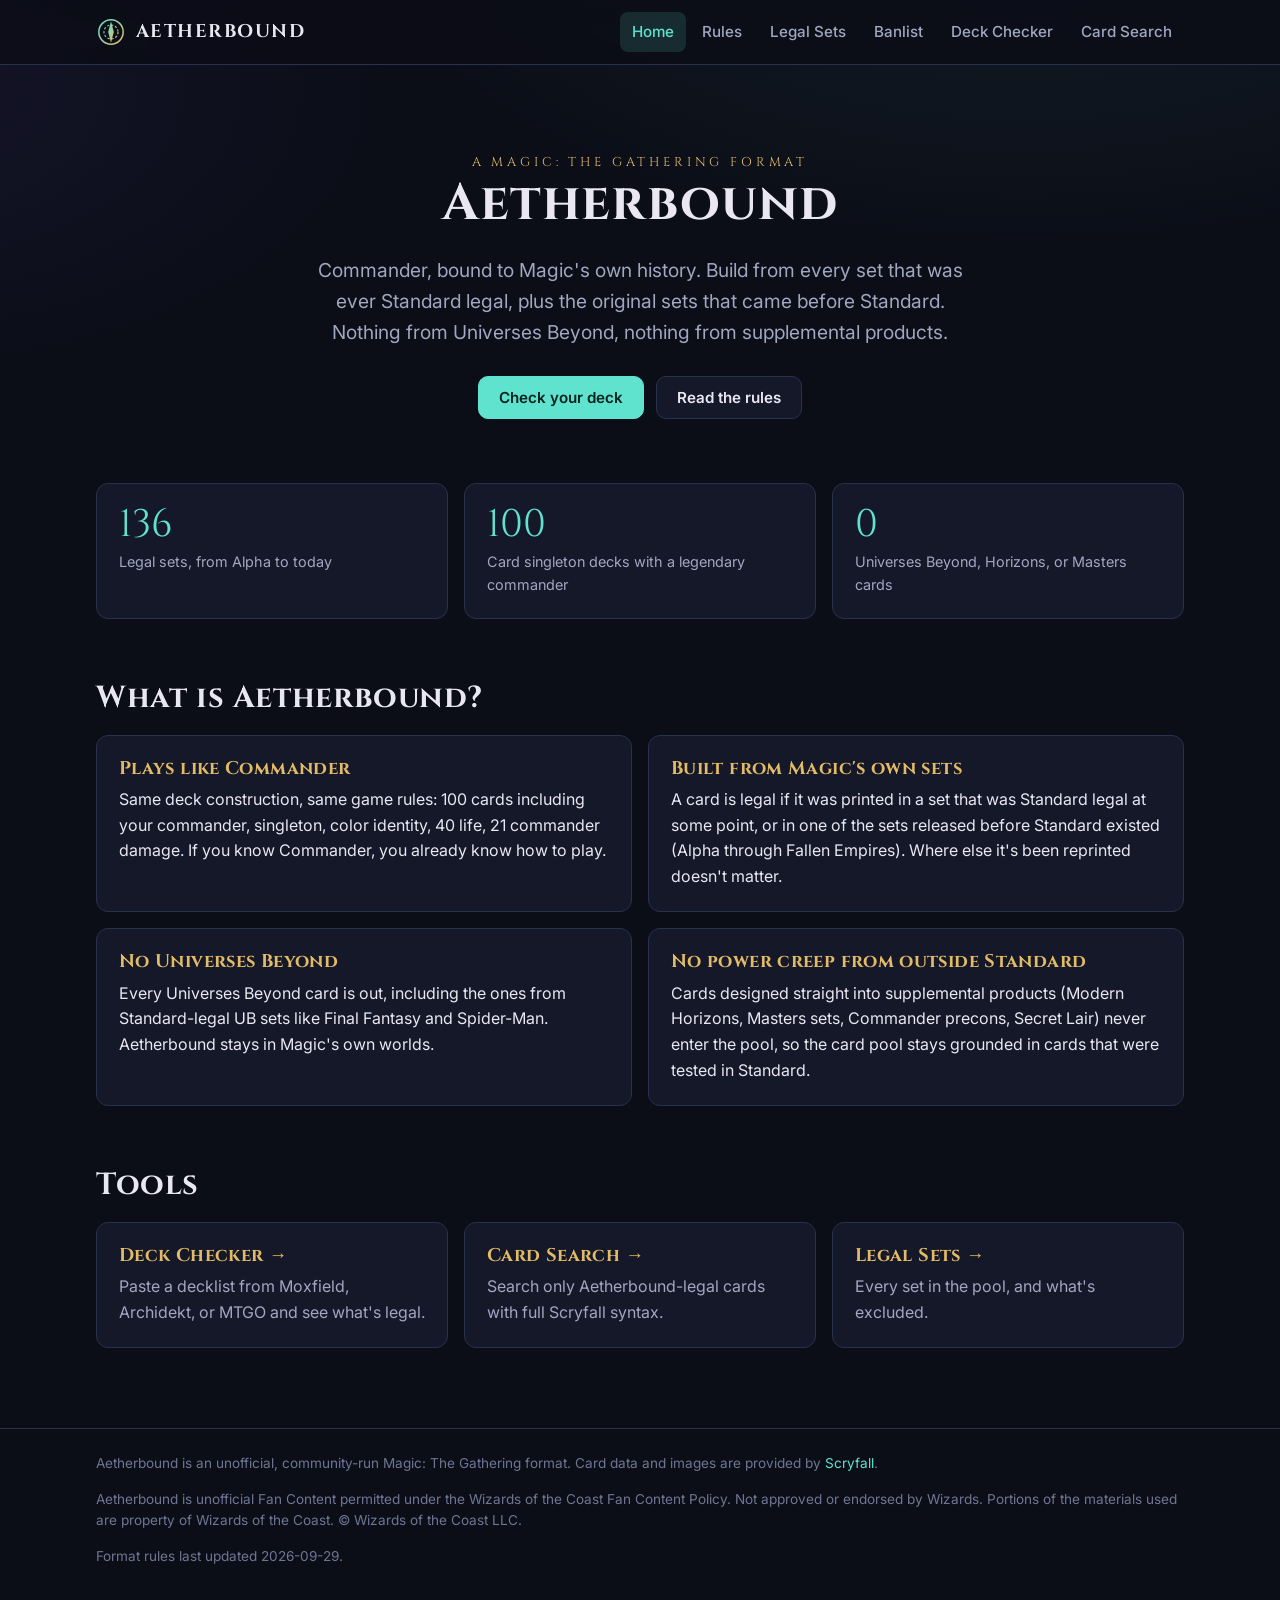
<file: index.html>
<!doctype html>
<html lang="en">
<head>
<meta charset="utf-8">
<meta name="viewport" content="width=device-width, initial-scale=1">
<title>Aetherbound — A Commander Format for Magic's Core Card Pool</title>
<meta name="description" content="Aetherbound is a 100-card singleton Commander format using only sets that were Standard legal or printed before Standard existed. No Universes Beyond, no Horizons, no Masters.">
<meta name="theme-color" content="#0b0d17">
<link rel="icon" href="assets/favicon.svg" type="image/svg+xml">
<link rel="stylesheet" href="assets/style.css">
</head>
<body>
<header id="site-header"></header>
<main>
<section class="hero">
  <div class="eyebrow">A Magic: The Gathering Format</div>
  <h1>Aetherbound</h1>
  <p class="lead">Commander, bound to Magic's own history. Build from every set that was ever Standard legal, plus the original sets that came before Standard. Nothing from Universes Beyond, nothing from supplemental products.</p>
  <div class="btn-row">
    <a class="btn primary" href="checker.html">Check your deck</a>
    <a class="btn" href="rules.html">Read the rules</a>
  </div>
</section>

<section class="grid cols-3" style="margin-top:40px">
  <div class="card"><div class="stat" id="stat-sets">—</div><div class="stat-label">Legal sets, from Alpha to today</div></div>
  <div class="card"><div class="stat">100</div><div class="stat-label">Card singleton decks with a legendary commander</div></div>
  <div class="card"><div class="stat">0</div><div class="stat-label">Universes Beyond, Horizons, or Masters cards</div></div>
</section>

<h2>What is Aetherbound?</h2>
<div class="grid cols-2">
  <div class="card">
    <h3>Plays like Commander</h3>
    <p>Same deck construction, same game rules: 100 cards including your commander, singleton, color identity, 40 life, 21 commander damage. If you know Commander, you already know how to play.</p>
  </div>
  <div class="card">
    <h3>Built from Magic's own sets</h3>
    <p>A card is legal if it was printed in a set that was Standard legal at some point, or in one of the sets released before Standard existed (Alpha through Fallen Empires). Where else it's been reprinted doesn't matter.</p>
  </div>
  <div class="card">
    <h3>No Universes Beyond</h3>
    <p>Every Universes Beyond card is out, including the ones from Standard-legal UB sets like Final Fantasy and Spider-Man. Aetherbound stays in Magic's own worlds.</p>
  </div>
  <div class="card">
    <h3>No power creep from outside Standard</h3>
    <p>Cards designed straight into supplemental products (Modern Horizons, Masters sets, Commander precons, Secret Lair) never enter the pool, so the card pool stays grounded in cards that were tested in Standard.</p>
  </div>
</div>

<h2>Tools</h2>
<div class="grid cols-3">
  <a class="card" href="checker.html"><h3>Deck Checker &rarr;</h3><p class="muted">Paste a decklist from Moxfield, Archidekt, or MTGO and see what's legal.</p></a>
  <a class="card" href="search.html"><h3>Card Search &rarr;</h3><p class="muted">Search only Aetherbound-legal cards with full Scryfall syntax.</p></a>
  <a class="card" href="sets.html"><h3>Legal Sets &rarr;</h3><p class="muted">Every set in the pool, and what's excluded.</p></a>
</div>
</main>
<footer id="site-footer"></footer>
<script src="assets/config.js"></script>
<script src="assets/layout.js"></script>
<script>document.getElementById("stat-sets").textContent = window.AETHERBOUND.legalSetCodes.size;</script>
</body>
</html>
</file>
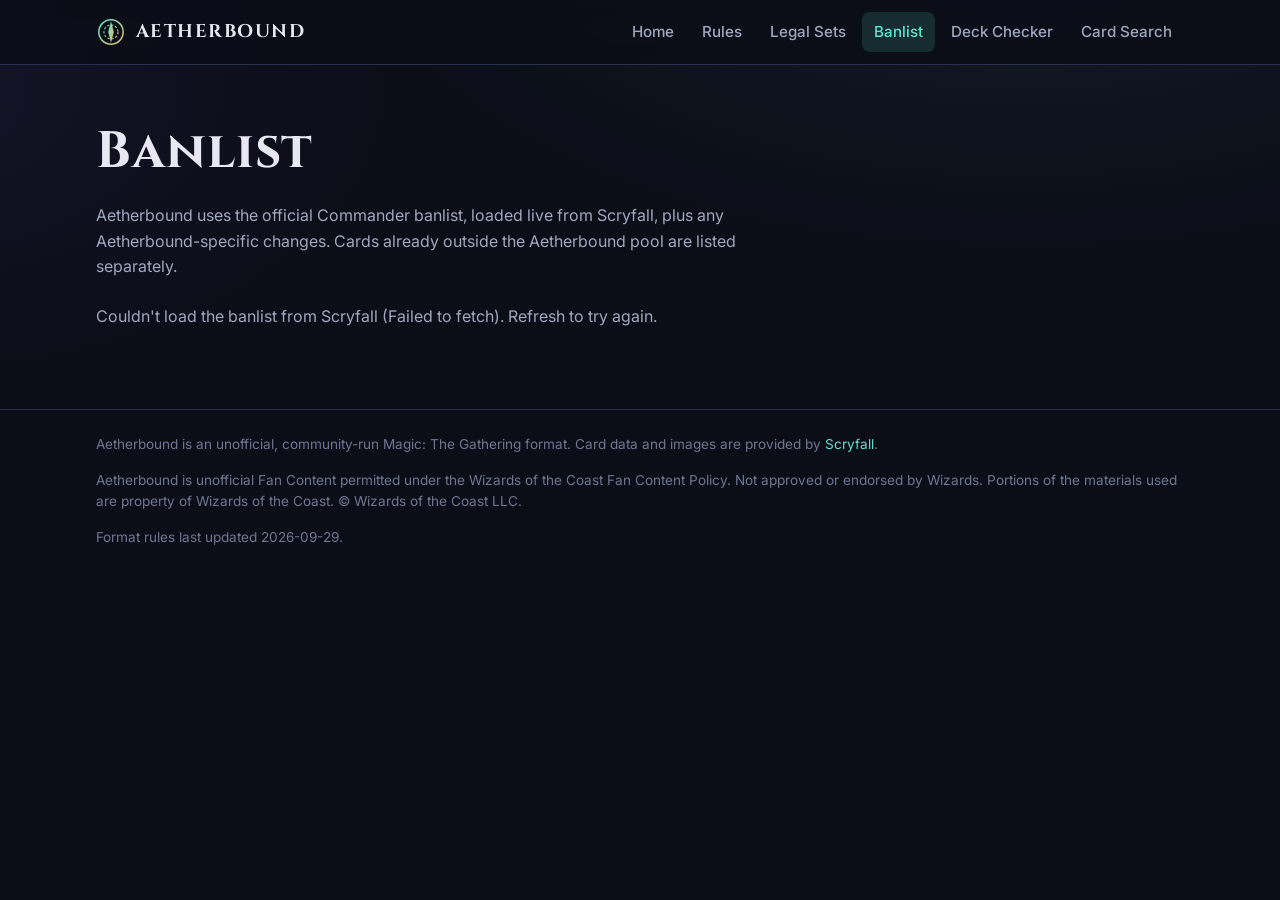
<file: banlist.html>
<!doctype html>
<html lang="en">
<head>
<meta charset="utf-8">
<meta name="viewport" content="width=device-width, initial-scale=1">
<title>Banlist — Aetherbound</title>
<meta name="description" content="The current Aetherbound banlist: the official Commander banlist plus Aetherbound-specific changes.">
<meta name="theme-color" content="#0b0d17">
<link rel="icon" href="assets/favicon.svg" type="image/svg+xml">
<link rel="stylesheet" href="assets/style.css">
</head>
<body>
<header id="site-header"></header>
<main>
<section class="page-head">
  <h1>Banlist</h1>
  <p>Aetherbound uses the official Commander banlist, loaded live from Scryfall, plus any Aetherbound-specific changes. Cards already outside the Aetherbound pool are listed separately.</p>
</section>
<div id="ban-status" class="muted">Loading the current banlist&hellip;</div>
<div class="progress hidden" id="ban-progress"><div></div></div>
<div id="ban-root"></div>
</main>
<footer id="site-footer"></footer>
<script src="assets/config.js"></script>
<script src="assets/layout.js"></script>
<script src="assets/engine.js"></script>
<script src="assets/banlist.js"></script>
</body>
</html>
</file>
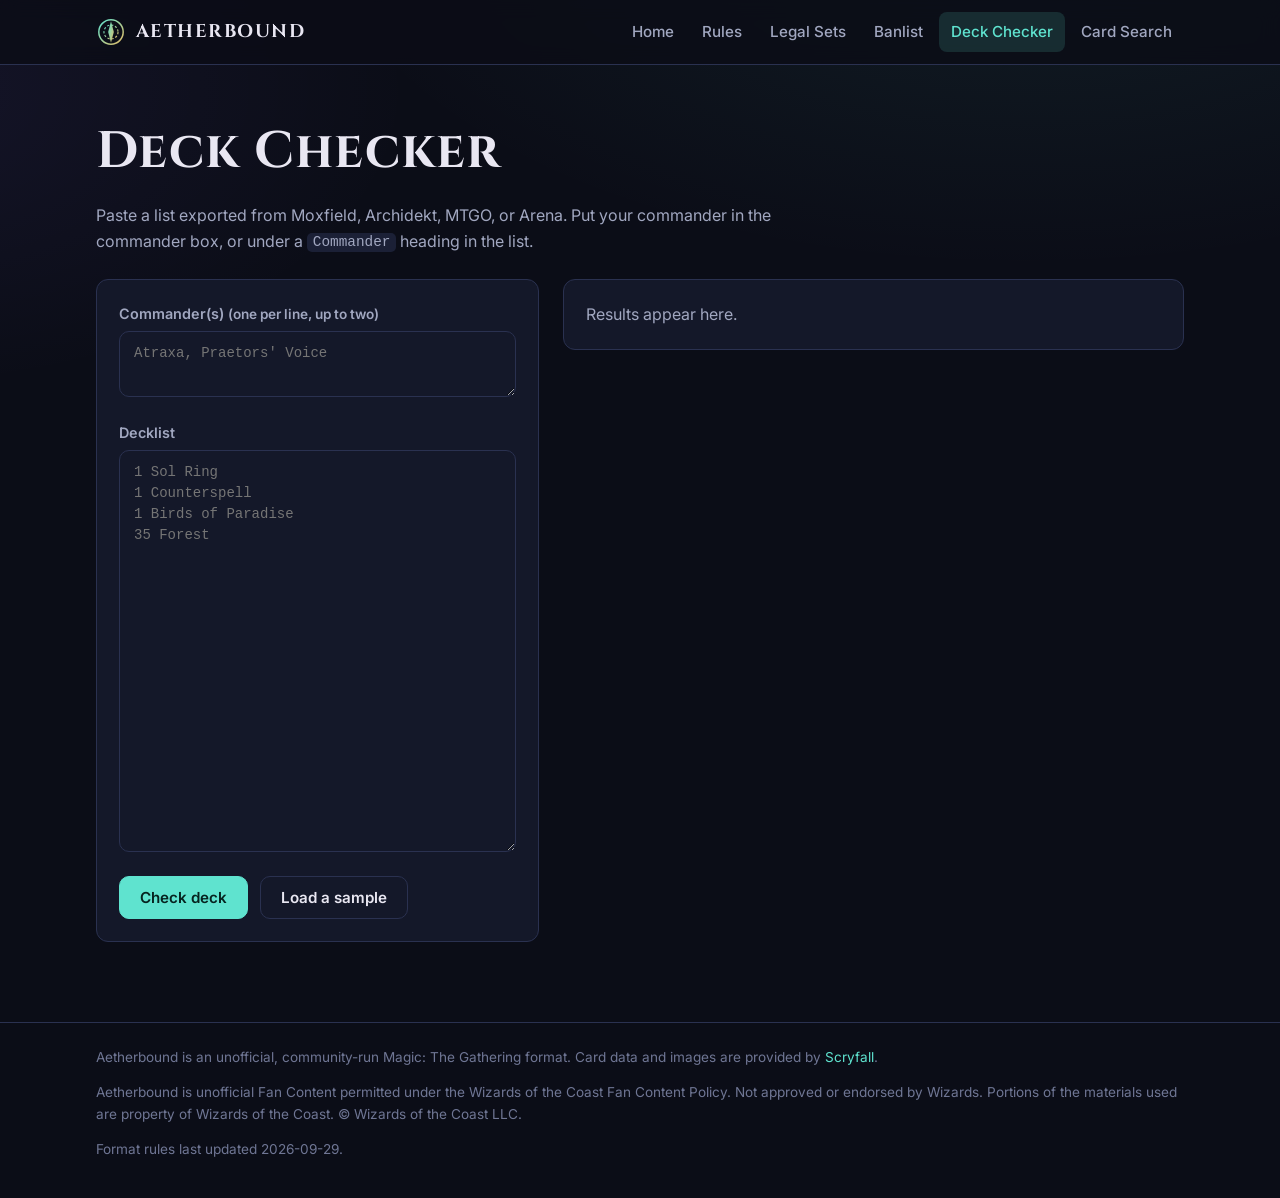
<file: checker.html>
<!doctype html>
<html lang="en">
<head>
<meta charset="utf-8">
<meta name="viewport" content="width=device-width, initial-scale=1">
<title>Deck Checker — Aetherbound</title>
<meta name="description" content="Paste a decklist to check it against Aetherbound's card pool, banlist, and Commander deck rules.">
<meta name="theme-color" content="#0b0d17">
<link rel="icon" href="assets/favicon.svg" type="image/svg+xml">
<link rel="stylesheet" href="assets/style.css">
</head>
<body>
<header id="site-header"></header>
<main>
<section class="page-head">
  <h1>Deck Checker</h1>
  <p>Paste a list exported from Moxfield, Archidekt, MTGO, or Arena. Put your commander in the commander box, or under a <code>Commander</code> heading in the list.</p>
</section>
<div class="checker-layout">
  <form id="checker-form" class="card">
    <label class="field" for="cmd-input">Commander(s) <span class="muted small">(one per line, up to two)</span></label>
    <textarea id="cmd-input" rows="2" placeholder="Atraxa, Praetors' Voice"></textarea>
    <label class="field" for="deck-input" style="margin-top:16px">Decklist</label>
    <textarea id="deck-input" rows="18" placeholder="1 Sol Ring&#10;1 Counterspell&#10;1 Birds of Paradise&#10;35 Forest"></textarea>
    <div class="btn-row" style="justify-content:flex-start;margin-top:16px">
      <button class="btn primary" type="submit" id="check-btn">Check deck</button>
      <button class="btn" type="button" id="sample-btn">Load a sample</button>
    </div>
    <div class="progress hidden" id="check-progress"><div></div></div>
    <p class="muted small" id="check-status"></p>
  </form>
  <section id="results" aria-live="polite">
    <div class="card muted">Results appear here.</div>
  </section>
</div>
</main>
<footer id="site-footer"></footer>
<script src="assets/config.js"></script>
<script src="assets/layout.js"></script>
<script src="assets/engine.js"></script>
<script src="assets/checker.js"></script>
</body>
</html>
</file>
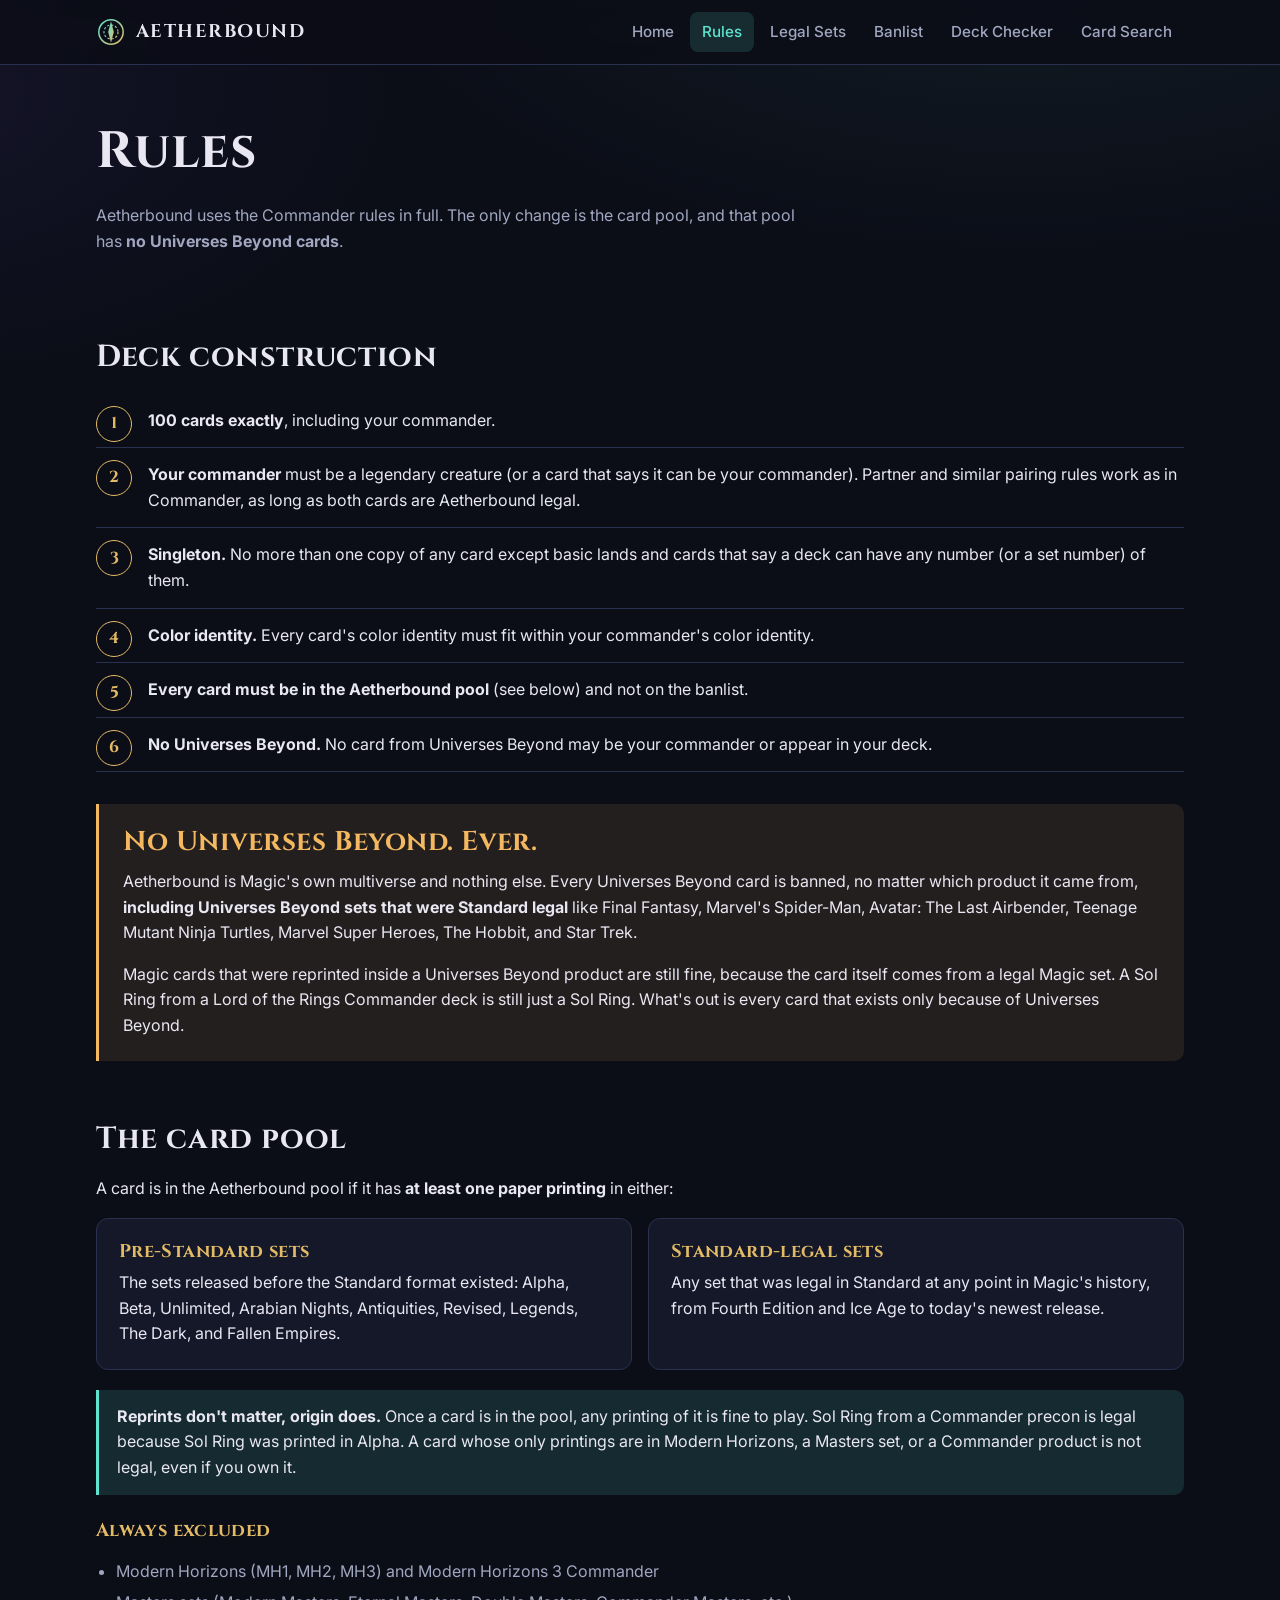
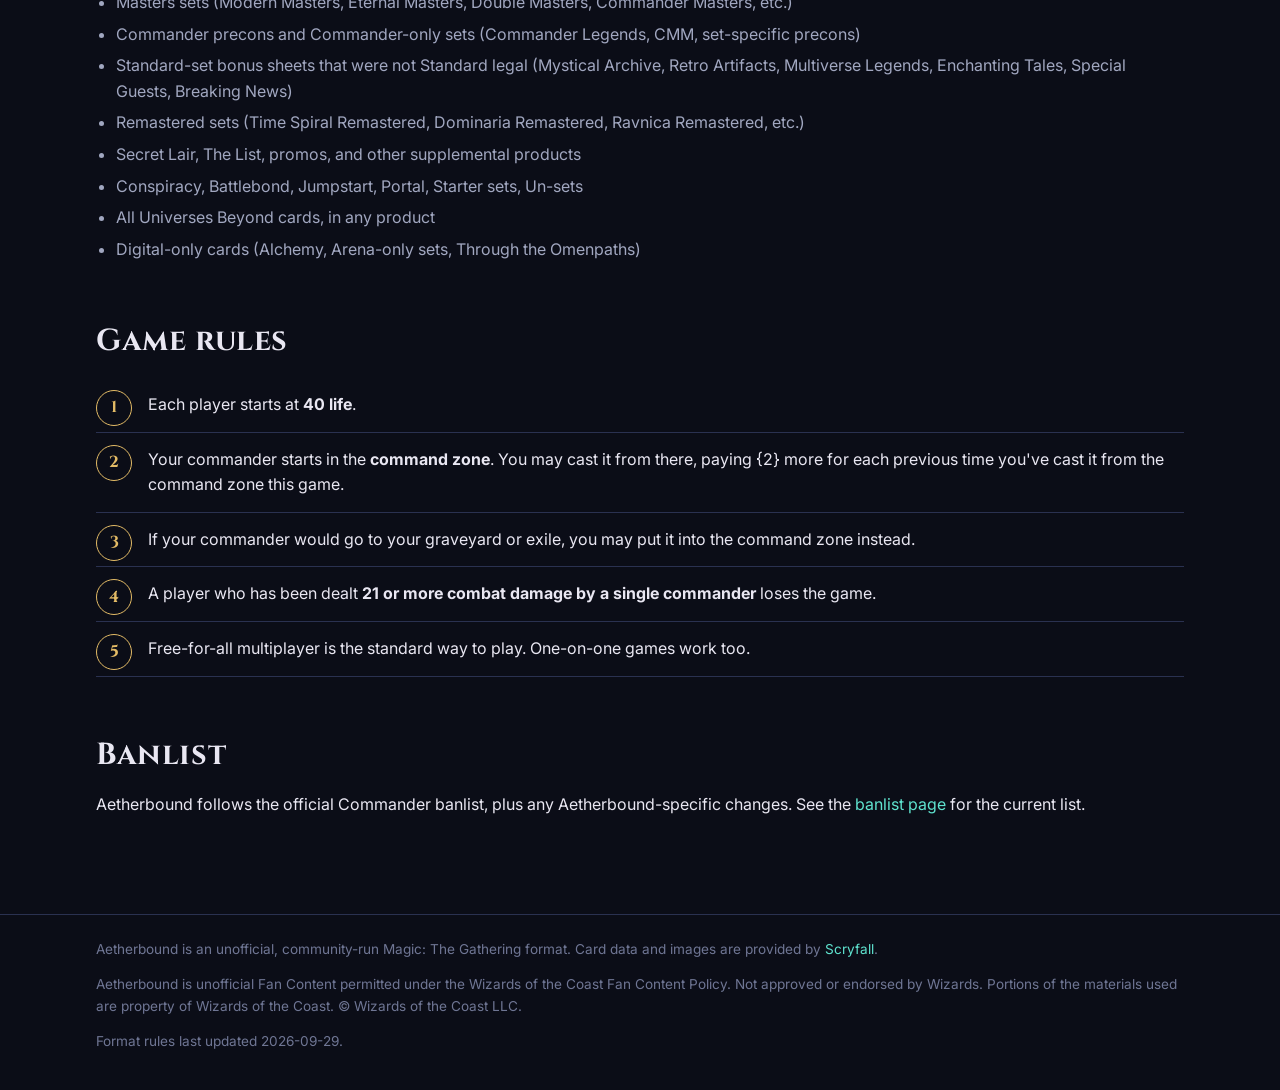
<file: rules.html>
<!doctype html>
<html lang="en">
<head>
<meta charset="utf-8">
<meta name="viewport" content="width=device-width, initial-scale=1">
<title>Rules — Aetherbound</title>
<meta name="description" content="Deck construction and game rules for the Aetherbound Magic: The Gathering format.">
<meta name="theme-color" content="#0b0d17">
<link rel="icon" href="assets/favicon.svg" type="image/svg+xml">
<link rel="stylesheet" href="assets/style.css">
</head>
<body>
<header id="site-header"></header>
<main>
<section class="page-head">
  <h1>Rules</h1>
  <p>Aetherbound uses the Commander rules in full. The only change is the card pool, and that pool has <strong>no Universes Beyond cards</strong>.</p>
</section>

<h2>Deck construction</h2>
<ol class="rules-list">
  <li><strong>100 cards exactly</strong>, including your commander.</li>
  <li><strong>Your commander</strong> must be a legendary creature (or a card that says it can be your commander). Partner and similar pairing rules work as in Commander, as long as both cards are Aetherbound legal.</li>
  <li><strong>Singleton.</strong> No more than one copy of any card except basic lands and cards that say a deck can have any number (or a set number) of them.</li>
  <li><strong>Color identity.</strong> Every card's color identity must fit within your commander's color identity.</li>
  <li><strong>Every card must be in the Aetherbound pool</strong> (see below) and not on the banlist.</li>
  <li><strong>No Universes Beyond.</strong> No card from Universes Beyond may be your commander or appear in your deck.</li>
</ol>

<section class="callout warn" style="margin:32px 0;padding:22px 24px">
  <h2 style="margin:0 0 10px;font-size:clamp(1.3rem,3vw,1.7rem);color:var(--warn)">No Universes Beyond. Ever.</h2>
  <p>Aetherbound is Magic's own multiverse and nothing else. Every Universes Beyond card is banned, no matter which product it came from, <strong>including Universes Beyond sets that were Standard legal</strong> like Final Fantasy, Marvel's Spider-Man, Avatar: The Last Airbender, Teenage Mutant Ninja Turtles, Marvel Super Heroes, The Hobbit, and Star Trek.</p>
  <p style="margin-bottom:0">Magic cards that were reprinted inside a Universes Beyond product are still fine, because the card itself comes from a legal Magic set. A Sol Ring from a Lord of the Rings Commander deck is still just a Sol Ring. What's out is every card that exists only because of Universes Beyond.</p>
</section>

<h2>The card pool</h2>
<p>A card is in the Aetherbound pool if it has <strong>at least one paper printing</strong> in either:</p>
<div class="grid cols-2">
  <div class="card"><h3>Pre-Standard sets</h3><p>The sets released before the Standard format existed: Alpha, Beta, Unlimited, Arabian Nights, Antiquities, Revised, Legends, The Dark, and Fallen Empires.</p></div>
  <div class="card"><h3>Standard-legal sets</h3><p>Any set that was legal in Standard at any point in Magic's history, from Fourth Edition and Ice Age to today's newest release.</p></div>
</div>
<div class="callout">
  <strong>Reprints don't matter, origin does.</strong> Once a card is in the pool, any printing of it is fine to play. Sol Ring from a Commander precon is legal because Sol Ring was printed in Alpha. A card whose only printings are in Modern Horizons, a Masters set, or a Commander product is not legal, even if you own it.
</div>

<h3>Always excluded</h3>
<ul class="plain-list" id="excluded-lines"></ul>

<h2>Game rules</h2>
<ol class="rules-list">
  <li>Each player starts at <strong>40 life</strong>.</li>
  <li>Your commander starts in the <strong>command zone</strong>. You may cast it from there, paying {2} more for each previous time you've cast it from the command zone this game.</li>
  <li>If your commander would go to your graveyard or exile, you may put it into the command zone instead.</li>
  <li>A player who has been dealt <strong>21 or more combat damage by a single commander</strong> loses the game.</li>
  <li>Free-for-all multiplayer is the standard way to play. One-on-one games work too.</li>
</ol>

<h2>Banlist</h2>
<p>Aetherbound follows the official Commander banlist, plus any Aetherbound-specific changes. See the <a href="banlist.html">banlist page</a> for the current list.</p>
</main>
<footer id="site-footer"></footer>
<script src="assets/config.js"></script>
<script src="assets/layout.js"></script>
<script>
document.getElementById("excluded-lines").innerHTML =
  window.AETHERBOUND.excludedProductLines.map(l => "<li>" + l + "</li>").join("");
</script>
</body>
</html>
</file>
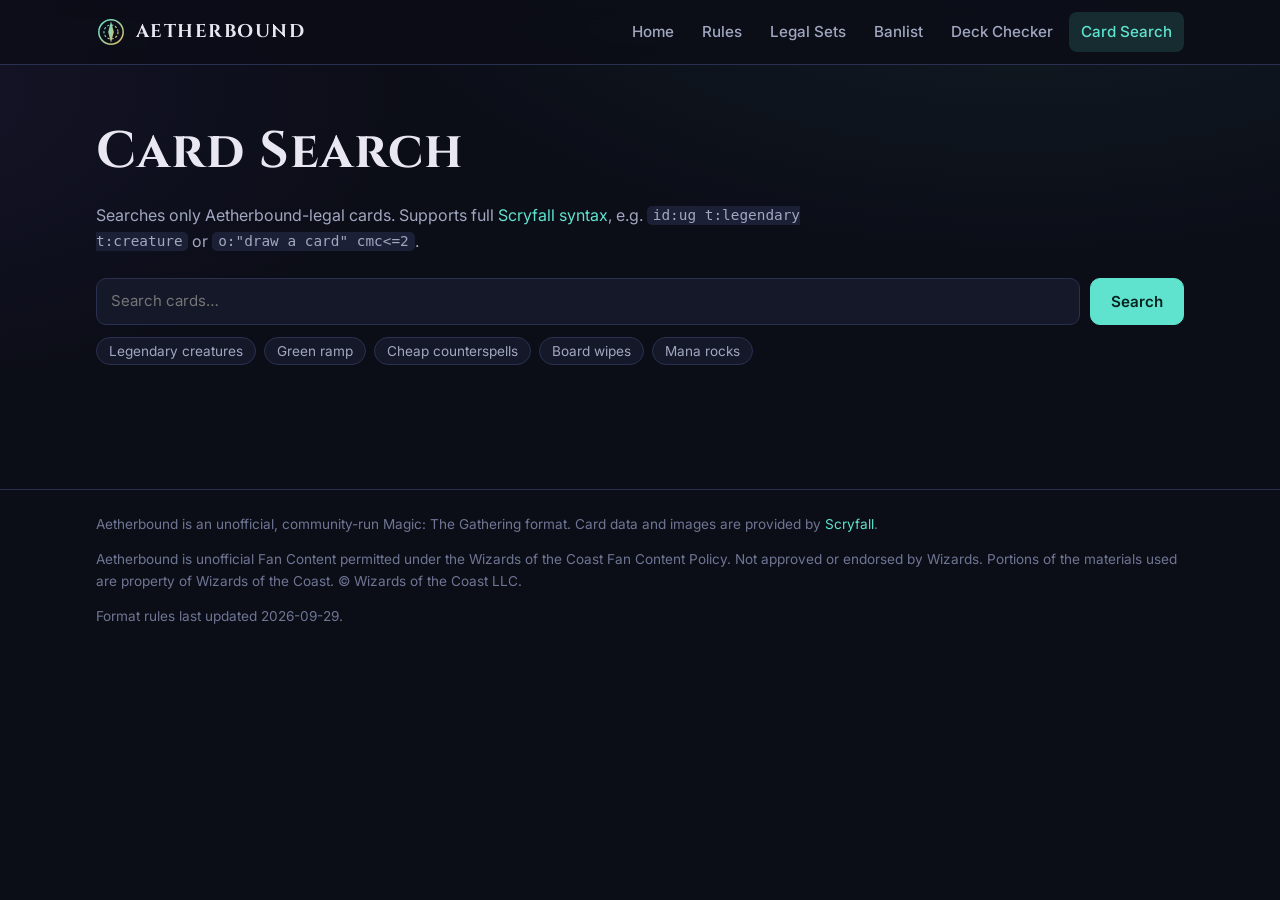
<file: search.html>
<!doctype html>
<html lang="en">
<head>
<meta charset="utf-8">
<meta name="viewport" content="width=device-width, initial-scale=1">
<title>Card Search — Aetherbound</title>
<meta name="description" content="Search only Aetherbound-legal Magic cards using Scryfall search syntax.">
<meta name="theme-color" content="#0b0d17">
<link rel="icon" href="assets/favicon.svg" type="image/svg+xml">
<link rel="stylesheet" href="assets/style.css">
</head>
<body>
<header id="site-header"></header>
<main>
<section class="page-head">
  <h1>Card Search</h1>
  <p>Searches only Aetherbound-legal cards. Supports full <a href="https://scryfall.com/docs/syntax" rel="noopener">Scryfall syntax</a>, e.g. <code>id:ug t:legendary t:creature</code> or <code>o:"draw a card" cmc&lt;=2</code>.</p>
</section>
<form id="search-form" class="search-bar">
  <input class="input" id="search-input" type="search" placeholder="Search cards…" autocomplete="off">
  <button class="btn primary" type="submit">Search</button>
</form>
<div class="chips" id="chips"></div>
<p class="muted small" id="search-status" style="margin-top:16px"></p>
<div class="card-grid" id="search-results"></div>
<div class="btn-row" style="margin-top:24px"><button class="btn hidden" id="more-btn">Load more</button></div>
</main>
<footer id="site-footer"></footer>
<script src="assets/config.js"></script>
<script src="assets/layout.js"></script>
<script src="assets/engine.js"></script>
<script src="assets/search.js"></script>
</body>
</html>
</file>
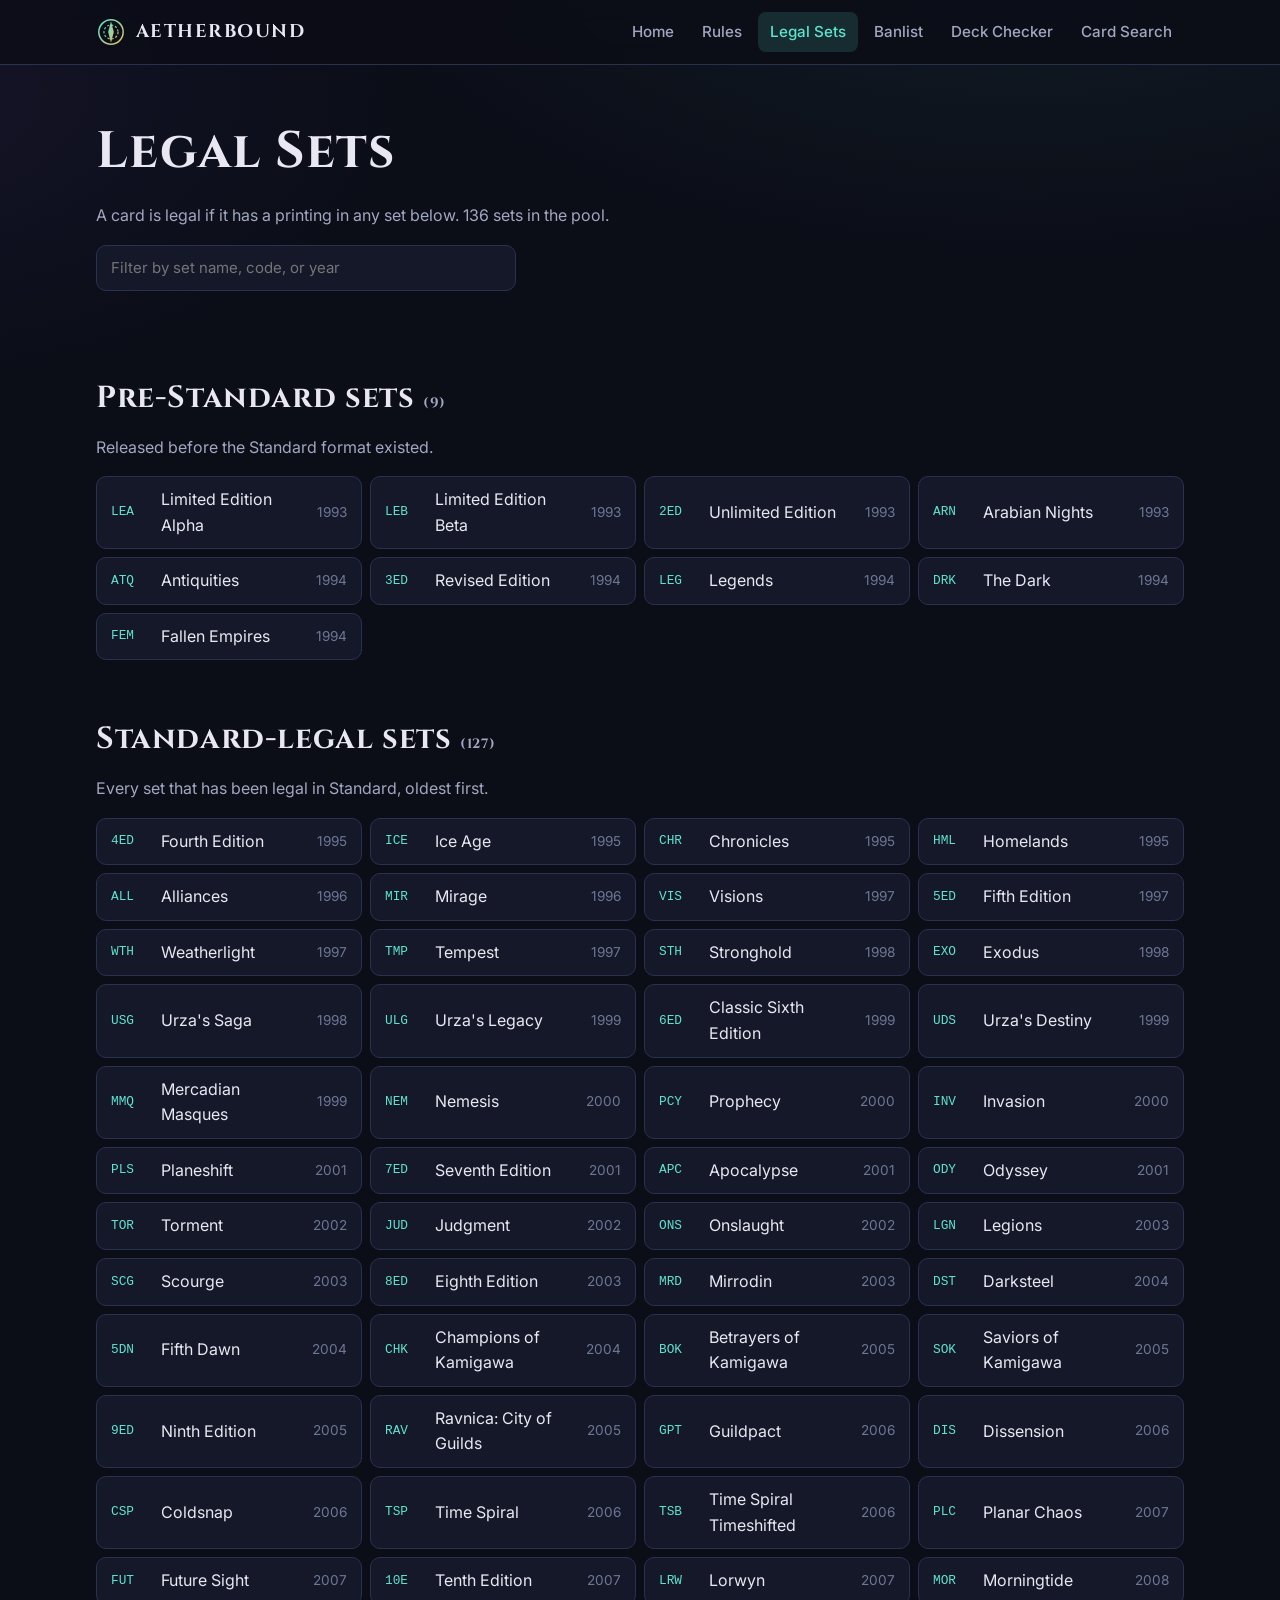
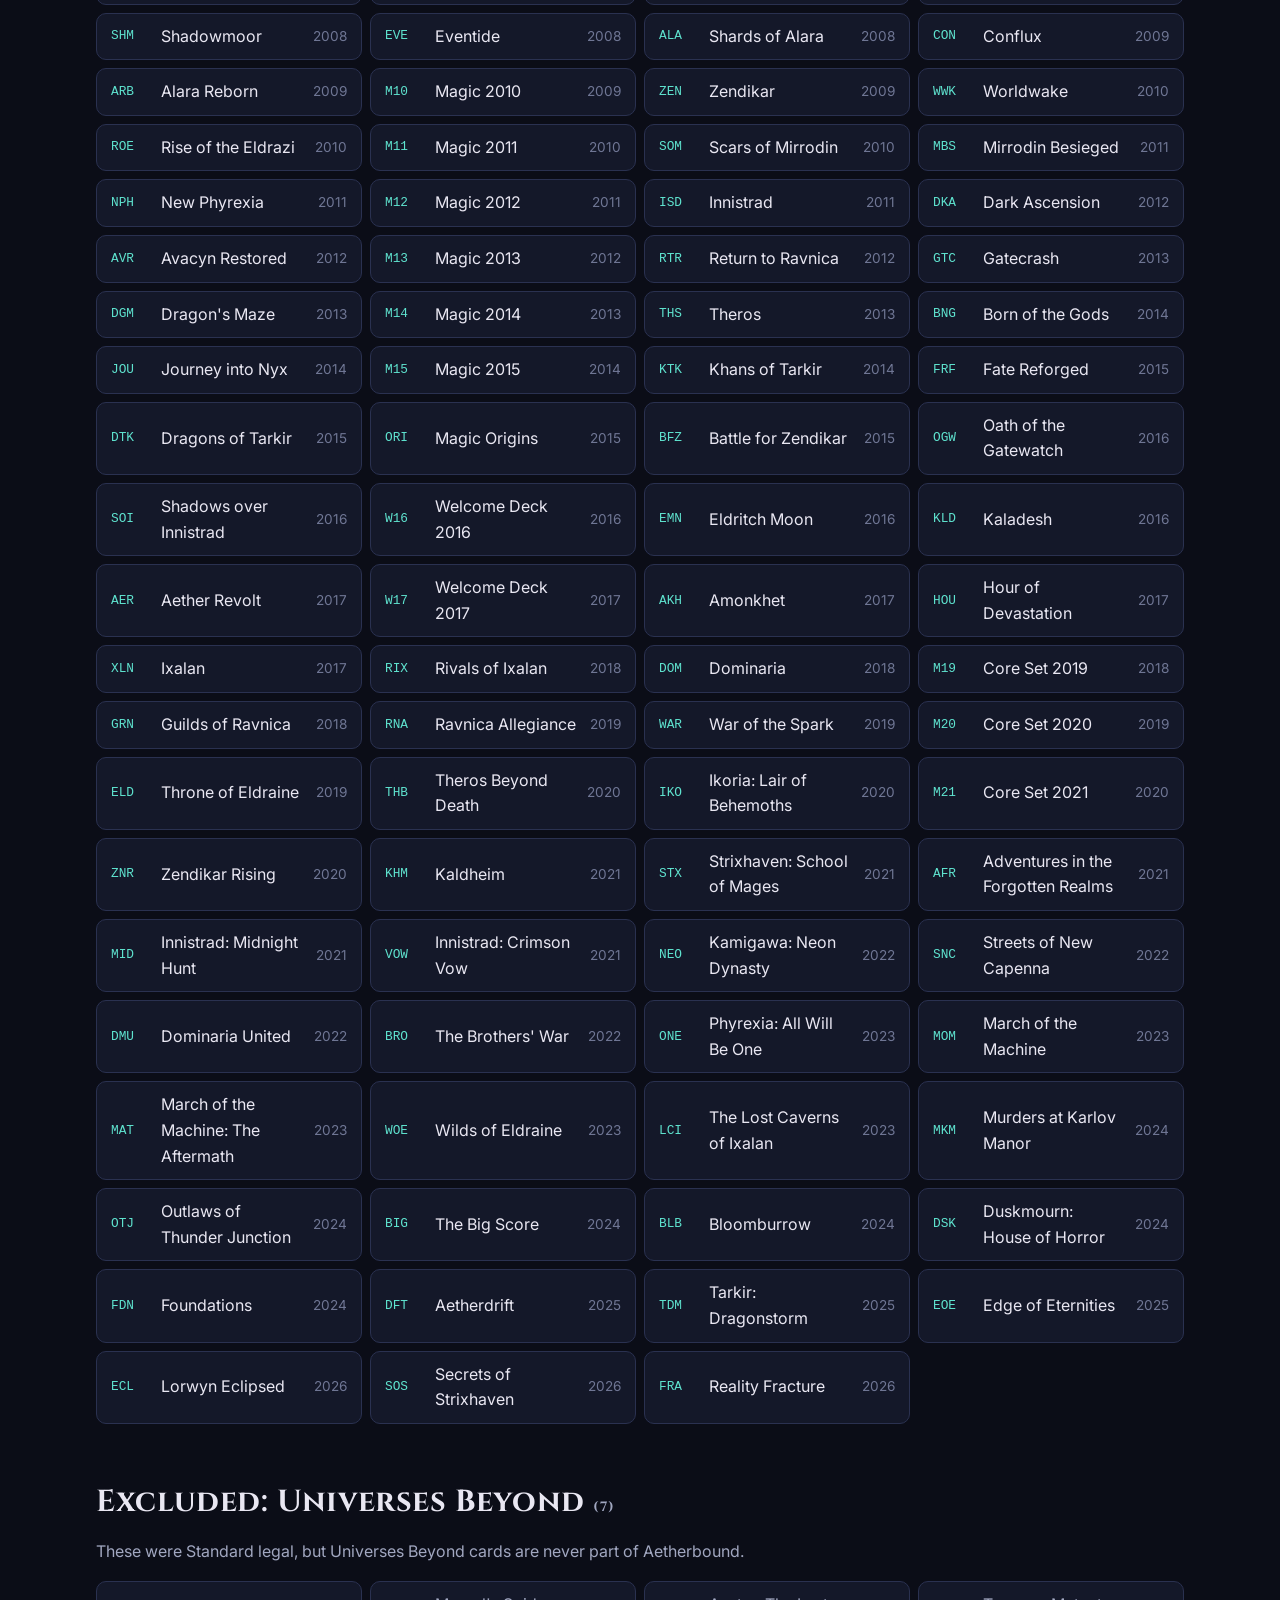
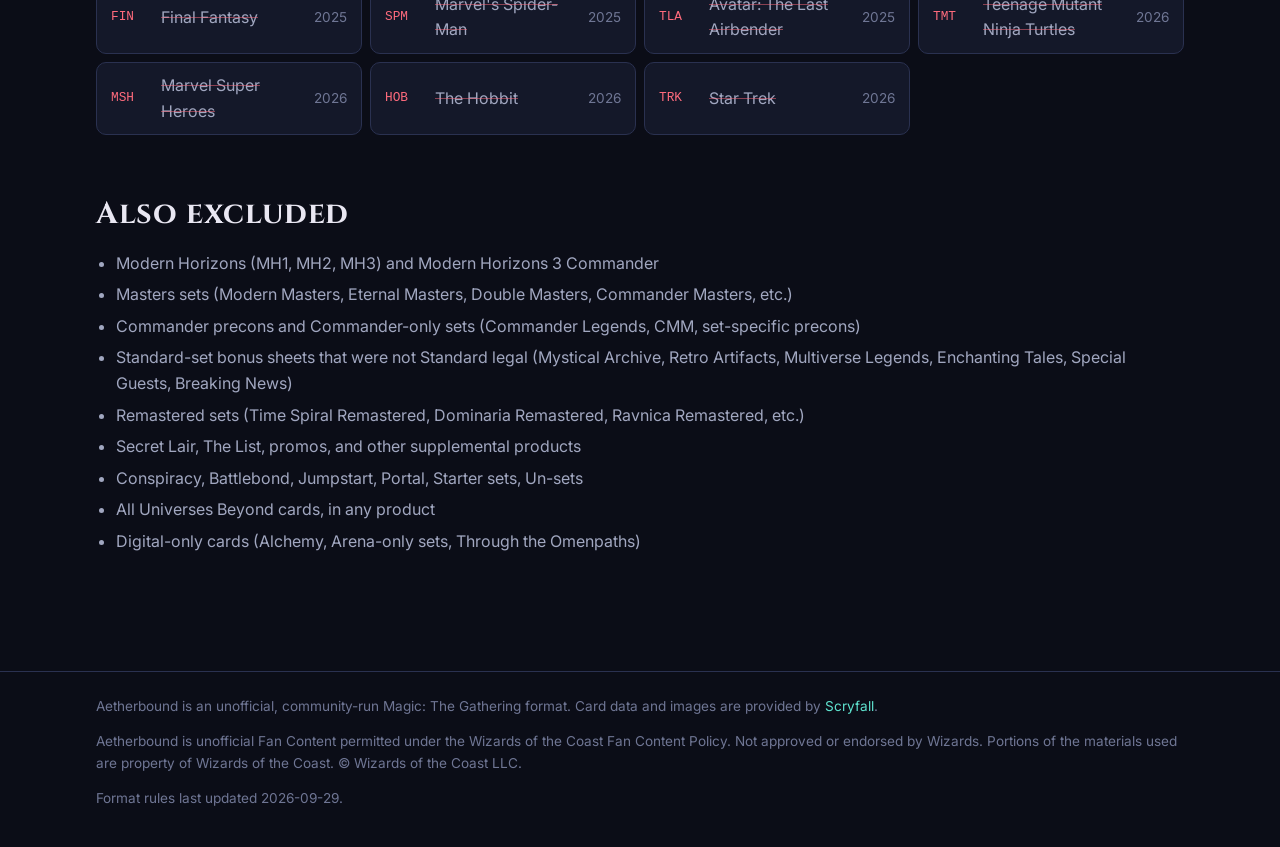
<file: sets.html>
<!doctype html>
<html lang="en">
<head>
<meta charset="utf-8">
<meta name="viewport" content="width=device-width, initial-scale=1">
<title>Legal Sets — Aetherbound</title>
<meta name="description" content="Every set in the Aetherbound card pool, plus the Universes Beyond and supplemental sets that are excluded.">
<meta name="theme-color" content="#0b0d17">
<link rel="icon" href="assets/favicon.svg" type="image/svg+xml">
<link rel="stylesheet" href="assets/style.css">
</head>
<body>
<header id="site-header"></header>
<main>
<section class="page-head">
  <h1>Legal Sets</h1>
  <p>A card is legal if it has a printing in any set below. <span id="set-count"></span></p>
  <div class="toolbar"><input class="input" id="set-filter" type="search" placeholder="Filter by set name, code, or year" style="max-width:420px"></div>
</section>
<div id="sets-root"></div>
</main>
<footer id="site-footer"></footer>
<script src="assets/config.js"></script>
<script src="assets/layout.js"></script>
<script src="assets/sets.js"></script>
</body>
</html>
</file>
<file: assets/style.css>
@import url("https://fonts.googleapis.com/css2?family=Cinzel:wght@500;700&family=Inter:wght@400;500;600&display=swap");

:root {
  --bg: #0b0d17;
  --surface: #141829;
  --surface-2: #1b2036;
  --border: #2a3150;
  --text: #e9e7f2;
  --muted: #a1a7c0;
  --faint: #6f7694;
  --aether: #5fe3cf;
  --aether-dim: rgba(95, 227, 207, 0.14);
  --gold: #e3bb66;
  --legal: #58d68d;
  --banned: #ff6b7d;
  --warn: #f4b860;
  --radius: 12px;
  --maxw: 1120px;
  --serif: "Cinzel", Georgia, serif;
  --sans: "Inter", system-ui, -apple-system, "Segoe UI", sans-serif;
}

* { box-sizing: border-box; }
html { scroll-behavior: smooth; }
body {
  margin: 0;
  background:
    radial-gradient(1200px 600px at 80% -10%, rgba(95, 227, 207, 0.08), transparent 60%),
    radial-gradient(900px 500px at -10% 10%, rgba(140, 110, 255, 0.08), transparent 60%),
    var(--bg);
  background-attachment: fixed;
  color: var(--text);
  font: 16px/1.6 var(--sans);
  -webkit-font-smoothing: antialiased;
}
a { color: var(--aether); text-decoration: none; }
a:hover { text-decoration: underline; }
h1, h2, h3 { font-family: var(--serif); font-weight: 700; letter-spacing: 0.02em; line-height: 1.2; }
h1 { font-size: clamp(2rem, 5vw, 3.2rem); margin: 0 0 0.4em; }
h2 { font-size: clamp(1.4rem, 3vw, 1.9rem); margin: 2em 0 0.6em; }
h3 { font-size: 1.15rem; margin: 1.4em 0 0.4em; color: var(--gold); }
p { margin: 0 0 1em; }
code, kbd { font-family: ui-monospace, "Cascadia Mono", Consolas, monospace; font-size: 0.9em; background: var(--surface-2); padding: 0.1em 0.4em; border-radius: 5px; }

/* ---------- header ---------- */
.site-header {
  position: sticky; top: 0; z-index: 20;
  background: rgba(11, 13, 23, 0.82);
  backdrop-filter: blur(10px);
  border-bottom: 1px solid var(--border);
}
.nav { max-width: var(--maxw); margin: 0 auto; padding: 0 16px; display: flex; align-items: center; gap: 24px; min-height: 64px; }
.brand { display: flex; align-items: center; gap: 10px; font-family: var(--serif); font-weight: 700; font-size: 1.15rem; color: var(--text); letter-spacing: 0.08em; }
.brand:hover { text-decoration: none; }
.brand svg { width: 30px; height: 30px; }
.nav-links { display: flex; gap: 4px; margin-left: auto; list-style: none; padding: 0; margin-top: 0; margin-bottom: 0; }
.nav-links a { display: block; padding: 8px 12px; border-radius: 8px; color: var(--muted); font-weight: 500; font-size: 0.95rem; }
.nav-links a:hover { color: var(--text); background: var(--surface); text-decoration: none; }
.nav-links a[aria-current="page"] { color: var(--aether); background: var(--aether-dim); }
.nav-toggle { display: none; margin-left: auto; background: none; border: 1px solid var(--border); color: var(--text); border-radius: 8px; padding: 6px 10px; font: inherit; cursor: pointer; }

@media (max-width: 760px) {
  .nav-toggle { display: block; }
  .nav-links { display: none; position: absolute; top: 64px; left: 0; right: 0; flex-direction: column; background: var(--bg); border-bottom: 1px solid var(--border); padding: 8px 16px 16px; }
  .nav-links.open { display: flex; }
}

/* ---------- layout ---------- */
main { max-width: var(--maxw); margin: 0 auto; padding: 32px 16px 80px; }
.hero { padding: 56px 0 24px; text-align: center; }
.hero .eyebrow { font-family: var(--serif); color: var(--gold); letter-spacing: 0.3em; font-size: 0.8rem; text-transform: uppercase; }
.hero p.lead { font-size: 1.2rem; color: var(--muted); max-width: 680px; margin: 0 auto 28px; }
.page-head { padding: 24px 0 8px; }
.page-head p { color: var(--muted); max-width: 720px; }

.btn { display: inline-flex; align-items: center; gap: 8px; padding: 11px 20px; border-radius: 10px; border: 1px solid var(--border); background: var(--surface); color: var(--text); font: 600 0.95rem var(--sans); cursor: pointer; transition: border-color .15s, background .15s; }
.btn:hover { border-color: var(--aether); text-decoration: none; }
.btn.primary { background: var(--aether); color: #06231f; border-color: var(--aether); }
.btn.primary:hover { background: #7ff0de; }
.btn:disabled { opacity: 0.55; cursor: progress; }
.btn-row { display: flex; gap: 12px; justify-content: center; flex-wrap: wrap; }

.grid { display: grid; gap: 16px; }
.grid.cols-3 { grid-template-columns: repeat(auto-fit, minmax(min(100%, 240px), 1fr)); }
.grid.cols-2 { grid-template-columns: repeat(auto-fit, minmax(min(100%, 420px), 1fr)); }
.card { background: var(--surface); border: 1px solid var(--border); border-radius: var(--radius); padding: 22px; }
.card h3 { margin-top: 0; }
.card p:last-child { margin-bottom: 0; }
.stat { font-family: var(--serif); font-size: 2.4rem; color: var(--aether); line-height: 1; margin-bottom: 6px; }
.stat-label { color: var(--muted); font-size: 0.9rem; }

.rules-list { counter-reset: rule; list-style: none; padding: 0; margin: 0; }
.rules-list li { position: relative; padding: 14px 0 14px 52px; border-bottom: 1px solid var(--border); }
.rules-list li::before { counter-increment: rule; content: counter(rule); position: absolute; left: 0; top: 12px; width: 34px; height: 34px; border-radius: 50%; border: 1px solid var(--gold); color: var(--gold); display: grid; place-items: center; font-family: var(--serif); font-weight: 700; }
.rules-list strong { color: var(--text); }

.callout { border-left: 3px solid var(--aether); background: var(--aether-dim); padding: 14px 18px; border-radius: 0 10px 10px 0; margin: 20px 0; }
.callout.warn { border-color: var(--warn); background: rgba(244, 184, 96, 0.1); }

/* ---------- tables / set lists ---------- */
.toolbar { display: flex; gap: 12px; flex-wrap: wrap; align-items: center; margin: 12px 0 20px; }
.input, textarea, select { width: 100%; background: var(--surface); border: 1px solid var(--border); color: var(--text); border-radius: 10px; padding: 11px 14px; font: 15px/1.5 var(--sans); }
.input:focus, textarea:focus, select:focus { outline: none; border-color: var(--aether); box-shadow: 0 0 0 3px var(--aether-dim); }
textarea { font-family: ui-monospace, Consolas, monospace; font-size: 14px; resize: vertical; }
label.field { display: block; font-weight: 600; font-size: 0.9rem; margin-bottom: 6px; color: var(--muted); }

.set-era { margin-bottom: 36px; }
.set-list { display: grid; grid-template-columns: repeat(auto-fill, minmax(260px, 1fr)); gap: 8px; }
.set-item { display: flex; align-items: center; gap: 12px; background: var(--surface); border: 1px solid var(--border); border-radius: 10px; padding: 10px 14px; }
.set-item .code { font-family: ui-monospace, Consolas, monospace; font-size: 0.8rem; text-transform: uppercase; color: var(--aether); min-width: 38px; }
.set-item .name { flex: 1; }
.set-item .year { color: var(--faint); font-size: 0.85rem; }
.set-item.excluded .code { color: var(--banned); }
.set-item.excluded .name { color: var(--muted); text-decoration: line-through; text-decoration-color: rgba(255,107,125,.5); }
.plain-list { padding-left: 20px; }
.plain-list li { margin: 6px 0; color: var(--muted); }

/* ---------- checker ---------- */
.checker-layout { display: grid; grid-template-columns: minmax(0, 5fr) minmax(0, 7fr); gap: 24px; align-items: start; }
@media (max-width: 900px) { .checker-layout { grid-template-columns: 1fr; } }
.progress { height: 4px; background: var(--surface-2); border-radius: 4px; overflow: hidden; margin: 12px 0; }
.progress > div { height: 100%; width: 0; background: var(--aether); transition: width .2s; }
.summary { display: flex; align-items: center; gap: 14px; padding: 18px 20px; border-radius: var(--radius); border: 1px solid var(--border); background: var(--surface); margin-bottom: 16px; }
.summary .big { font-family: var(--serif); font-size: 1.5rem; font-weight: 700; }
.summary.ok { border-color: var(--legal); }
.summary.ok .big { color: var(--legal); }
.summary.bad { border-color: var(--banned); }
.summary.bad .big { color: var(--banned); }
.issues { list-style: none; padding: 0; margin: 0 0 16px; }
.issues li { padding: 10px 14px; border-radius: 8px; background: rgba(255,107,125,.08); border: 1px solid rgba(255,107,125,.25); margin-bottom: 6px; font-size: 0.95rem; }
.issues li.warn { background: rgba(244,184,96,.08); border-color: rgba(244,184,96,.3); }
.result-table { width: 100%; border-collapse: collapse; font-size: 0.93rem; }
.result-table th { text-align: left; color: var(--faint); font-weight: 600; font-size: 0.8rem; text-transform: uppercase; letter-spacing: 0.05em; padding: 8px 10px; border-bottom: 1px solid var(--border); }
.result-table td { padding: 8px 10px; border-bottom: 1px solid var(--border); vertical-align: top; }
.result-table tr:hover td { background: var(--surface); }
.pill { display: inline-block; padding: 2px 10px; border-radius: 999px; font-size: 0.78rem; font-weight: 600; white-space: nowrap; }
.pill.legal { background: rgba(88,214,141,.14); color: var(--legal); }
.pill.banned, .pill.notinpool, .pill.notlegal, .pill.notfound { background: rgba(255,107,125,.14); color: var(--banned); }
.pill.warn { background: rgba(244,184,96,.14); color: var(--warn); }
.muted { color: var(--muted); }
.small { font-size: 0.85rem; }
.hidden { display: none !important; }

/* ---------- search ---------- */
.search-bar { display: flex; gap: 10px; }
.search-bar .input { flex: 1; }
.card-grid { display: grid; grid-template-columns: repeat(auto-fill, minmax(180px, 1fr)); gap: 16px; margin-top: 20px; }
.mtg-card { position: relative; border-radius: 4.75% / 3.5%; overflow: hidden; background: var(--surface); aspect-ratio: 488 / 680; display: block; transition: transform .15s; }
.mtg-card:hover { transform: translateY(-3px); }
.mtg-card img { width: 100%; height: 100%; object-fit: cover; display: block; }
.mtg-card .fallback { padding: 12px; font-size: 0.9rem; }
.mtg-card .flag { position: absolute; left: 8px; bottom: 8px; }
.chips { display: flex; flex-wrap: wrap; gap: 8px; margin-top: 12px; }
.chip { font-size: 0.85rem; padding: 5px 12px; border-radius: 999px; border: 1px solid var(--border); background: var(--surface); color: var(--muted); cursor: pointer; font-family: var(--sans); }
.chip:hover { color: var(--text); border-color: var(--aether); }

/* ---------- banlist ---------- */
.ban-grid { display: grid; grid-template-columns: repeat(auto-fill, minmax(230px, 1fr)); gap: 8px; }
.ban-item { display: flex; align-items: center; gap: 10px; padding: 10px 14px; background: var(--surface); border: 1px solid var(--border); border-radius: 10px; }
.ban-item.dim { opacity: 0.6; }

footer.site-footer { border-top: 1px solid var(--border); color: var(--faint); font-size: 0.85rem; }
footer.site-footer .inner { max-width: var(--maxw); margin: 0 auto; padding: 24px 16px; }

/* link-cards */
a.card, a.set-item, a.ban-item { color: var(--text); transition: border-color .15s; }
a.card:hover, a.set-item:hover, a.ban-item:hover { border-color: var(--aether); text-decoration: none; }
</file>
